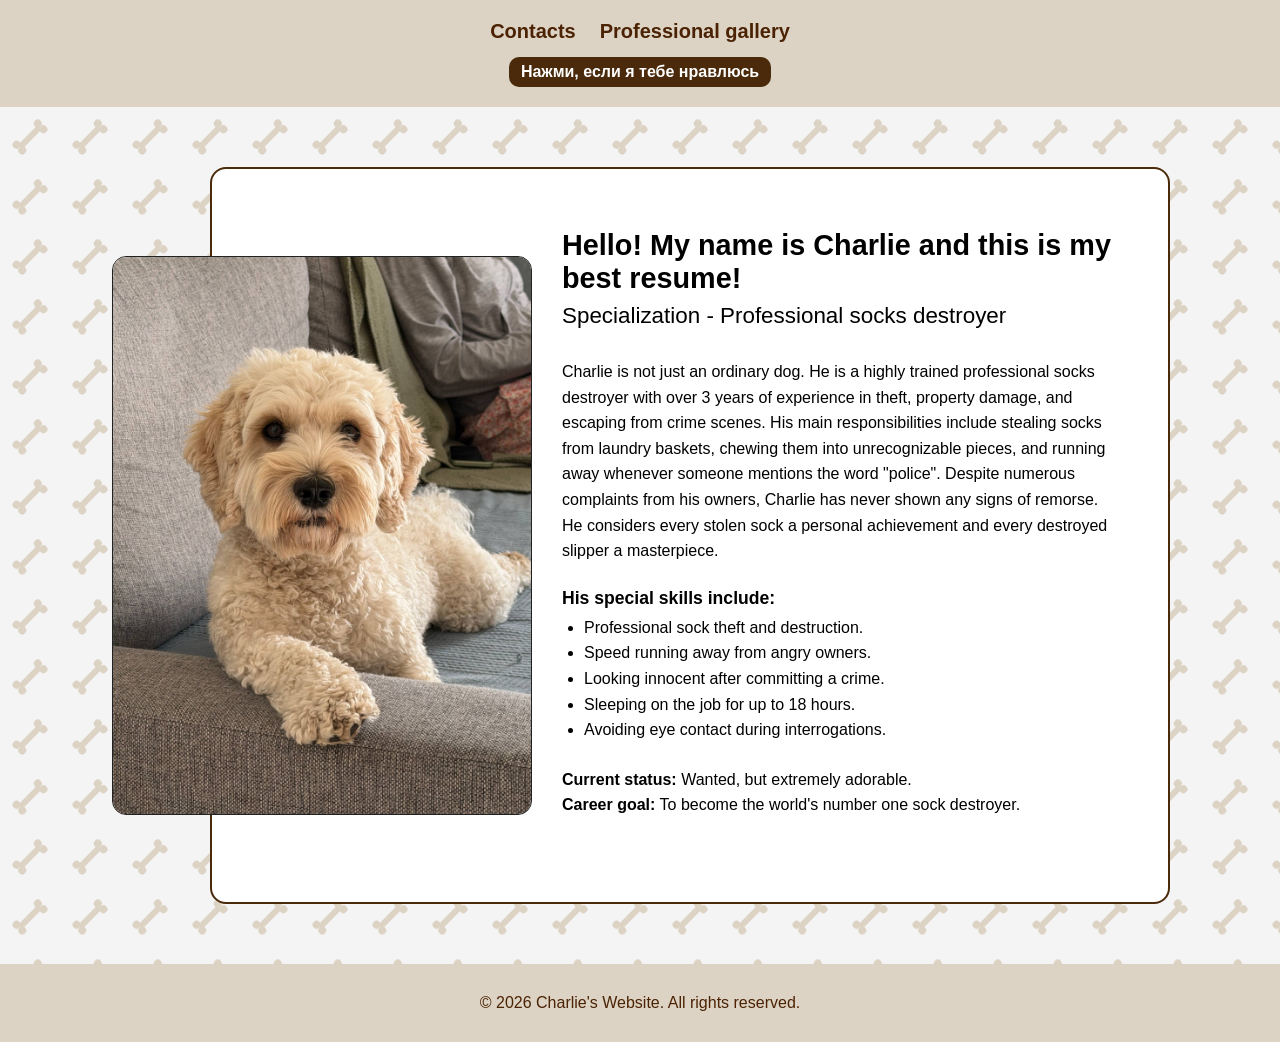
<file: index.html>
<!DOCTYPE html>
<html lang="en">

<head>
    <meta charset="UTF-8">
    <meta name="viewport" content="width=device-width, initial-scale=1.0">
    <title>Charlie's resume</title>
    <link rel="stylesheet" href="styles.css">
</head>

<body>

    <header class="header">
        <div class="container">
            
            <nav class="nav">
                <a href="pages/contact.html">Contacts</a>
                <a href="pages/gallery.html">Professional gallery</a>
            </nav>    

            <div class="like-box">
                <button id="likeBtn" class="like-btn">Нажми, если я тебе нравлюсь</button>
                    <p id="likeMessage" class="like-message"></p>
            </div>


        </div>
    </header>

<main class="main">
    <div class="container">
        <section class="resume-card">
            <img class="resume-photo" src="photo/Charlie.jpg" alt="Charlie">

            <div class="resume-text">
                <h1>Hello! My name is Charlie and this is my best resume!</h1>
                <h2>Specialization - Professional socks destroyer</h2>

                    <p>
                        Charlie is not just an ordinary dog. He is a highly trained professional socks destroyer with over 3 years of experience in theft, property damage, and escaping from crime scenes.
                        His main responsibilities include stealing socks from laundry baskets, chewing them into unrecognizable pieces, and running away whenever someone mentions the word "police".
                        Despite numerous complaints from his owners, Charlie has never shown any signs of remorse. <br>He considers every stolen sock a personal achievement and every destroyed slipper a masterpiece.
                    </p>

                        <h3>His special skills include:</h3>
                            <ul>
                                <li>Professional sock theft and destruction.</li>
                                <li>Speed running away from angry owners.</li>
                                <li>Looking innocent after committing a crime.</li>
                                <li>Sleeping on the job for up to 18 hours.</li>
                                <li>Avoiding eye contact during interrogations.</li>
                            </ul>
                        <p>
                            <strong>Current status:</strong> Wanted, but extremely adorable.<br>
                            <strong>Career goal:</strong> To become the world's number one sock destroyer.
                        </p> 

            </section>
        </div>
    </div>
</main>

<script>
    const button = document.getElementById("likeBtn");
    const message = document.getElementById("likeMessage");

    button.addEventListener("click", function () {
    message.textContent = "С вашей карты успешно списано $10.000 мне на вкусняшки, спасибо!";

    setTimeout(function () {
    message.textContent = "";
  }, 4000);
});
</script>


<footer class="footer">
    <div class="container">
            <center>
                <p>© 2026 Charlie's Website. All rights reserved.</p>
            </center>
    </div>
</footer>

</body>

</html>
</file>
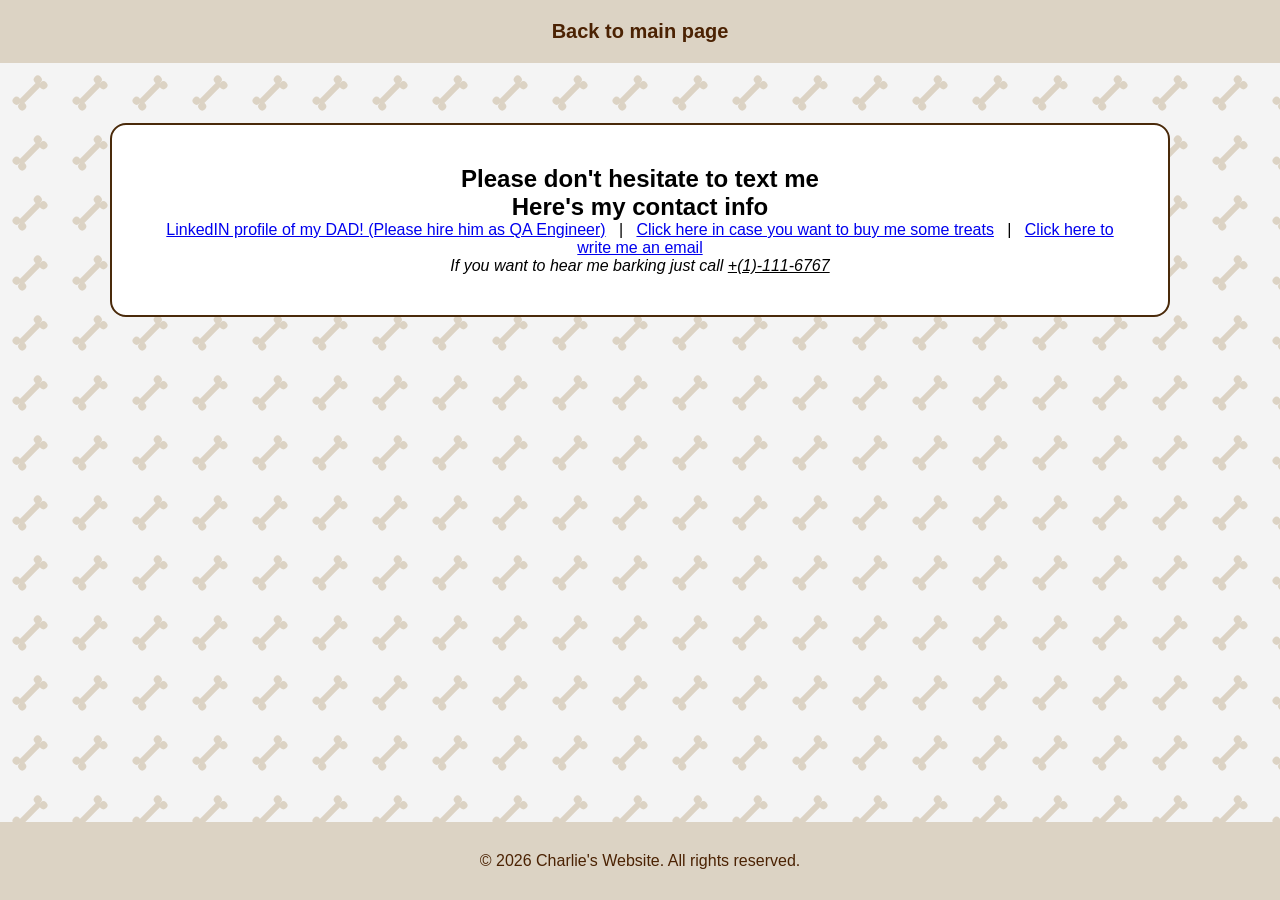
<file: pages/contact.html>
<!DOCTYPE html>
<html lang="en">

<head>
    <meta charset="UTF-8">
    <meta name="viewport" content="width=device-width, initial-scale=1.0">
    <title>Charlie's contacts</title>

    <link rel="stylesheet" href="../styles.css">
</head>

<body>

<header class="header">
    <div class="container">
        <nav class="nav">
            <a href="../index.html">Back to main page</a>
        </nav>    
    </div>
</header>

<main class="main">
    <div class="container">
        <section class="card">
            <h1>Please don't hesitate to text me</h1>
            <h2>Here's my contact info</h2>

            <a href="https://www.linkedin.com/in/dnszhk/">LinkedIN profile of my DAD! (Please hire him as QA Engineer)</a>
             &nbsp; | &nbsp;
            <a href="https://www.chewy.com/f/liver-flavored-dog-treats_c335_f4v60684">Click here in case you want to buy me some treats</a>
            &nbsp; | &nbsp;
            <a href="mailto:charlieisthebest@gmail.com">Click here to write me an email</a>

            <p><i>If you want to hear me barking just call <u>+(1)-111-6767</u></i></p>
        </section>
    </div>
</main>

<footer class="footer">
    <div class="container">
            <center>
                <p>© 2026 Charlie's Website. All rights reserved.</p>
            </center>
    </div>
</footer>
    
</body>

</html>
</file>
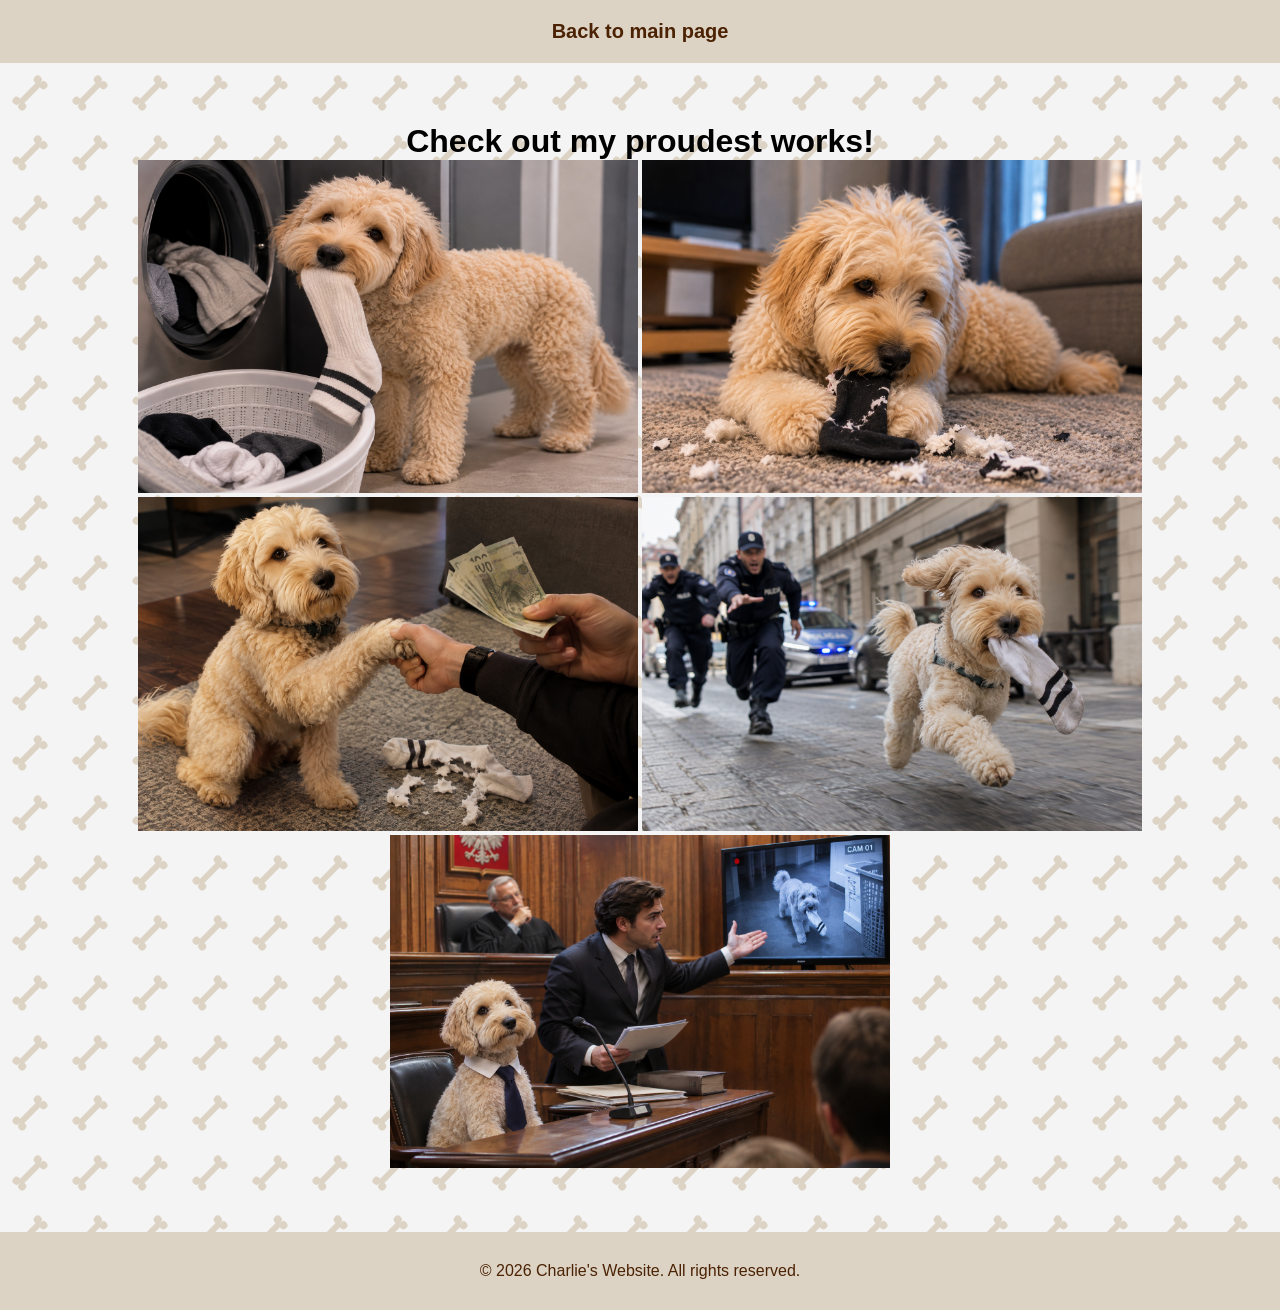
<file: pages/gallery.html>
<!DOCTYPE html>
<html lang="en">

<head>
    <meta charset="UTF-8">
    <meta name="viewport" content="width=device-width, initial-scale=1.0">
    <title>Charlie's photos</title>
    <link rel="stylesheet" href="../styles.css">
</head>

<body>

<header class="header">
    <div class="container">
        <nav class="nav">
            <a href="../index.html">Back to main page</a>
        </nav>    
    </div>
</header>

<main class="main">
    <div class="container">
        
        <center><h1>Check out my proudest works!</h1></center>

            <center>
                <img src="../photo/stealing.png" width="500">
                <img src="../photo/destroying.png" width="500">
                <img src="../photo/gettingpaid.png" width="500">
                <img src="../photo/runningaway.png" width="500">
                <img src="../photo/court.png" width="500">
            </center>
    </div>
</main>

<footer class="footer">
    <div class="container">
            <center>
                <p>© 2026 Charlie's Website. All rights reserved.</p>
            </center>
    </div>
</footer>

</body>

</html>
</file>
<file: styles.css>
/* Сброс стандартных отступов браузера */
* {
  margin: 0;
  padding: 0;
  box-sizing: border-box;
}

body {
  font-family: Arial, sans-serif;
  min-height: 100vh;
  display: flex;
  flex-direction: column;
}

/* Контейнер: ограничивает ширину содержимого и центрирует его */
.container {
  max-width: 1100px;
  margin: 0 auto;
  padding: 0 20px;
}

/* 1. Хедер: цельный блок на всю ширину */
.header {
  background: #dcd3c4;
  padding: 20px 0;
}

.nav {
  display: flex;
  gap: 24px;
  justify-content: center;
}

.nav a {
  color: #4b2203;
  text-decoration: none;
  font-weight: bold;
  font-size: 20px;
}

.nav a:hover {
  text-decoration: underline;
  -webkit-text-stroke: 1px #fcfbfb;
}

/* 2. Основной блок */
.main {
  flex: 1;
  padding: 60px 0;
  background-color: #f4f4f4;
  /* Эти косточки мне сделал Claude путём математических фигур... */
  background-image: url("data:image/svg+xml,%3Csvg xmlns='http://www.w3.org/2000/svg' width='60' height='60' viewBox='0 0 60 60'%3E%3Cg transform='rotate(-45 30 30)' fill='%23dcd3c4'%3E%3Crect x='16' y='27' width='28' height='6' rx='3'/%3E%3Ccircle cx='15' cy='26' r='4'/%3E%3Ccircle cx='15' cy='34' r='4'/%3E%3Ccircle cx='45' cy='26' r='4'/%3E%3Ccircle cx='45' cy='34' r='4'/%3E%3C/g%3E%3C/svg%3E"); 
  background-repeat: repeat;
  background-size: 60px 60px;
}

/* 3. Футер */
.footer {
  background: #dcd3c4;
  color: #4b2203;
  padding: 30px 0;
  text-align: center;
}

.resume-card {
  display: flex;
  align-items: center;
  gap: 30px;
  margin-left: 100px;          /* место слева, куда выйдет фото */
  padding: 60px 40px;
  background: #fff;
  border: 2px solid #4a2a0a;
  border-radius: 16px;
}

.resume-photo {
  width: 420px;
  flex-shrink: 0;
  margin-left: -140px;         /* вытаскивает фото за край карточки */
  border: 1px solid #222;
  border-radius: 14px;
}

.resume-text h1 {
  font-size: 1.8rem;
  margin-bottom: 8px;
}

.resume-text h2 {
  font-size: 1.4rem;
  font-weight: 400;
  margin-bottom: 30px;
}

.resume-text p {
  line-height: 1.6;
  margin-bottom: 24px;
}

.resume-text h3 {
  font-size: 1.1rem;
  margin-bottom: 6px;
}

.resume-text ul {
  padding-left: 22px;
  margin-bottom: 24px;
  line-height: 1.6;
}

.card {
  background: #fff;
  border: 2px solid #4a2a0a;
  border-radius: 16px;
  padding: 40px;
  text-align: center;
}


.like-box {
  display: flex;
  flex-direction: column;   /* кнопка сверху, сообщение под ней */
  align-items: center;      /* центрирует по горизонтали */
  margin-top: 14px;
}

.like-btn {
  margin-top: 0px;
  padding: 6px 12px;
  font-family: inherit;
  font-size: 1rem;
  font-weight: 600;
  color: #fff;
  background: #4a2a0a;
  border: none;
  border-radius: 10px;
  cursor: pointer;
  transition: background 0.2s;
}

.like-btn:hover {
  background: #6b4a2a;
}

.like-message {
  min-height: 0em;
  margin-top: 0px;
  color: #4a2a0a; 
}
</file>
